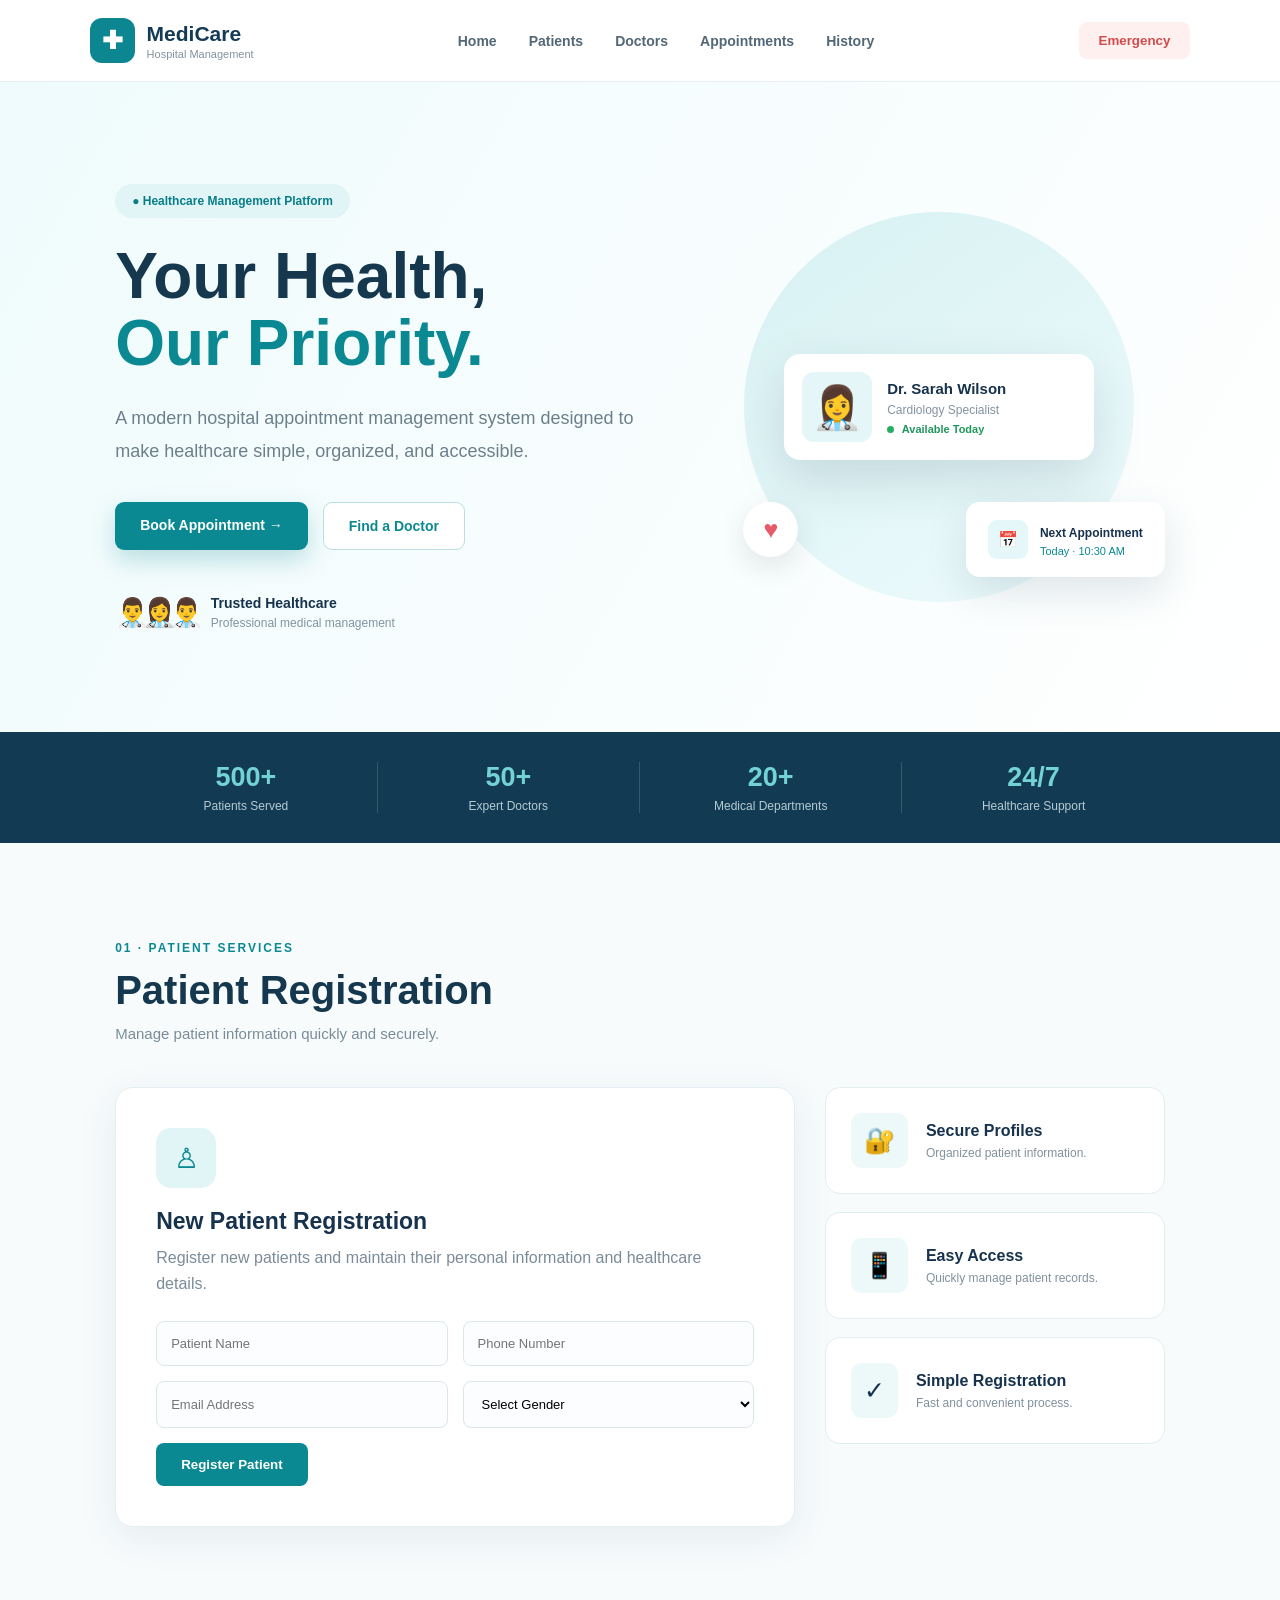
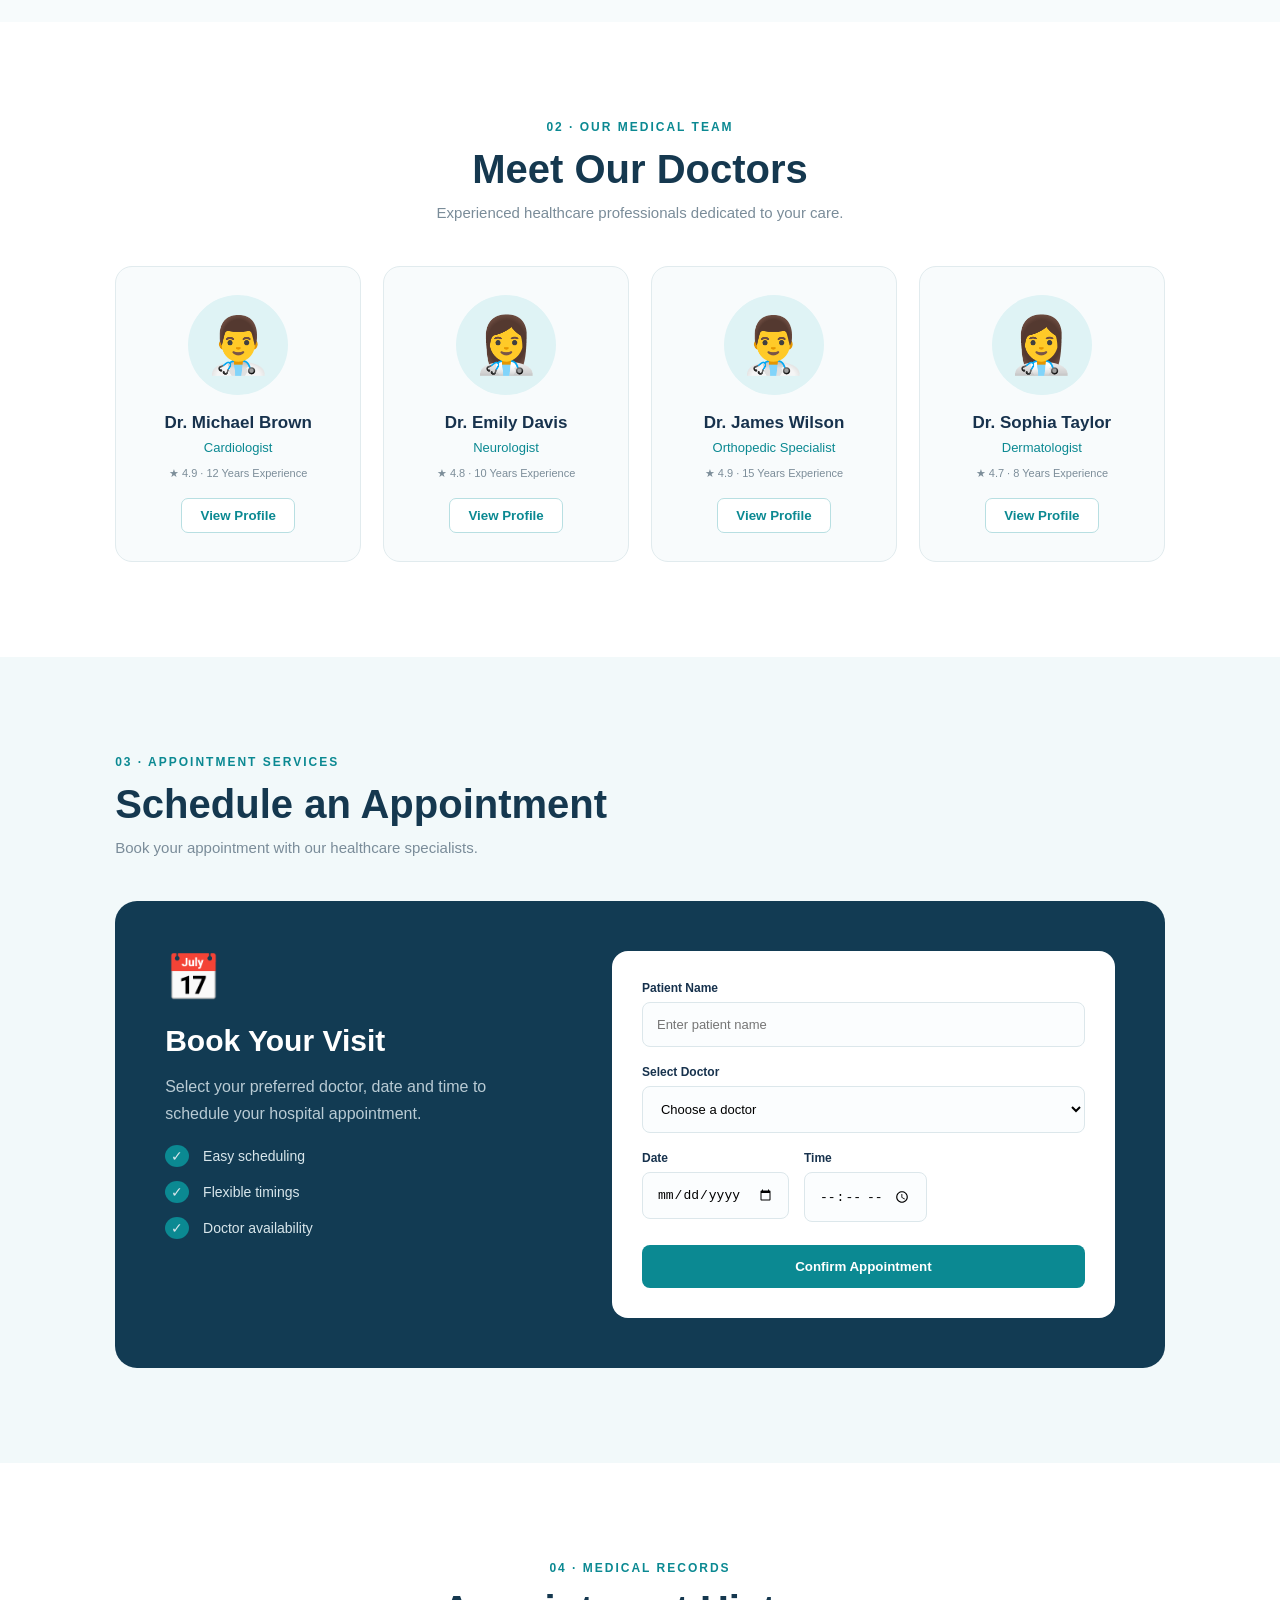
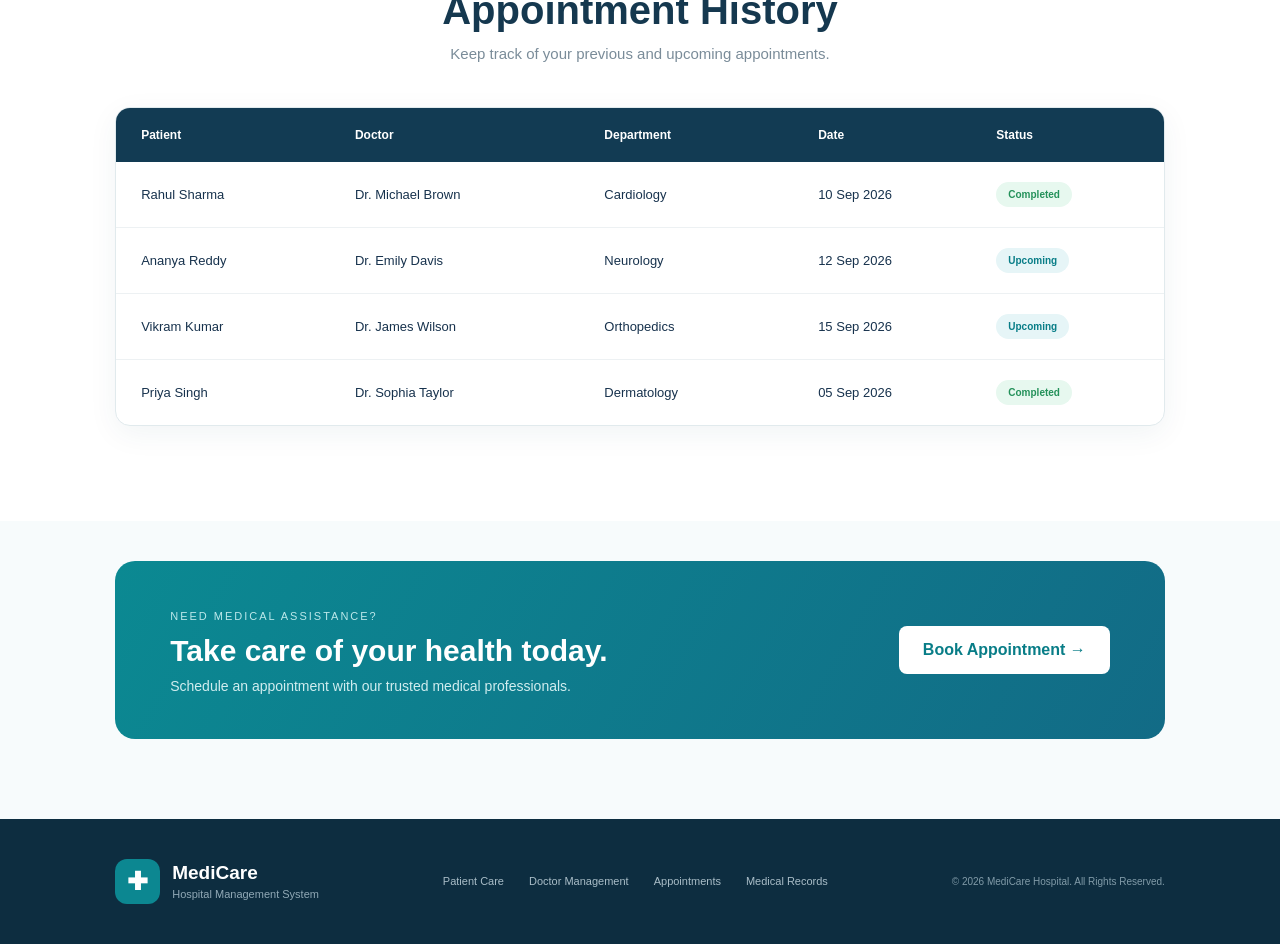
<file: index.html>
<!DOCTYPE html>
<html lang="en">
<head>
    <meta charset="UTF-8">
    <meta name="viewport" content="width=device-width, initial-scale=1.0">
    <title>MediCare - Hospital Appointment Management</title>
    <link rel="stylesheet" href="style.css">
</head>

<body>

<header>
    <div class="logo">
        <div class="logo-icon">✚</div>
        <div>
            <h2>MediCare</h2>
            <p>Hospital Management</p>
        </div>
    </div>

    <nav>
        <a href="#home">Home</a>
        <a href="#patients">Patients</a>
        <a href="#doctors">Doctors</a>
        <a href="#appointments">Appointments</a>
        <a href="#history">History</a>
    </nav>

    <button class="header-btn">Emergency</button>
</header>


<section class="hero" id="home">

    <div class="hero-content">

        <div class="badge">
            ● Healthcare Management Platform
        </div>

        <h1>
            Your Health,<br>
            <span>Our Priority.</span>
        </h1>

        <p>
            A modern hospital appointment management system
            designed to make healthcare simple, organized,
            and accessible.
        </p>

        <div class="hero-buttons">
            <a href="#appointments" class="main-btn">
                Book Appointment →
            </a>

            <a href="#doctors" class="outline-btn">
                Find a Doctor
            </a>
        </div>

        <div class="trust">
            <div class="avatars">
                👨‍⚕️ 👩‍⚕️ 👨‍⚕️
            </div>

            <div>
                <strong>Trusted Healthcare</strong>
                <span>Professional medical management</span>
            </div>
        </div>

    </div>


    <div class="hero-image">

        <div class="circle"></div>

        <div class="doctor-card">

            <div class="doctor-photo">
                👩‍⚕️
            </div>

            <div>
                <h3>Dr. Sarah Wilson</h3>
                <p>Cardiology Specialist</p>

                <div class="available">
                    <span></span>
                    Available Today
                </div>
            </div>

        </div>

        <div class="appointment-card">
            <div class="small-icon">📅</div>
            <div>
                <strong>Next Appointment</strong>
                <p>Today · 10:30 AM</p>
            </div>
        </div>

        <div class="heart">
            ♥
        </div>

    </div>

</section>


<section class="stats">

    <div>
        <strong>500+</strong>
        <span>Patients Served</span>
    </div>

    <div>
        <strong>50+</strong>
        <span>Expert Doctors</span>
    </div>

    <div>
        <strong>20+</strong>
        <span>Medical Departments</span>
    </div>

    <div>
        <strong>24/7</strong>
        <span>Healthcare Support</span>
    </div>

</section>


<section class="section" id="patients">

    <div class="section-heading">
        <span>01 · PATIENT SERVICES</span>
        <h2>Patient Registration</h2>
        <p>
            Manage patient information quickly and securely.
        </p>
    </div>

    <div class="patient-area">

        <div class="service-card large">

            <div class="service-icon blue">♙</div>

            <h3>New Patient Registration</h3>

            <p>
                Register new patients and maintain their
                personal information and healthcare details.
            </p>

            <div class="form-row">
                <input type="text" placeholder="Patient Name">
                <input type="text" placeholder="Phone Number">
            </div>

            <div class="form-row">
                <input type="email" placeholder="Email Address">

                <select>
                    <option>Select Gender</option>
                    <option>Male</option>
                    <option>Female</option>
                    <option>Other</option>
                </select>
            </div>

            <button class="form-btn">
                Register Patient
            </button>

        </div>


        <div class="side-info">

            <div class="mini-card">
                <span class="mini-icon">🔐</span>
                <div>
                    <h3>Secure Profiles</h3>
                    <p>Organized patient information.</p>
                </div>
            </div>

            <div class="mini-card">
                <span class="mini-icon">📱</span>
                <div>
                    <h3>Easy Access</h3>
                    <p>Quickly manage patient records.</p>
                </div>
            </div>

            <div class="mini-card">
                <span class="mini-icon">✓</span>
                <div>
                    <h3>Simple Registration</h3>
                    <p>Fast and convenient process.</p>
                </div>
            </div>

        </div>

    </div>

</section>


<section class="section doctors-section" id="doctors">

    <div class="section-heading center">
        <span>02 · OUR MEDICAL TEAM</span>
        <h2>Meet Our Doctors</h2>
        <p>
            Experienced healthcare professionals dedicated to your care.
        </p>
    </div>

    <div class="doctor-grid">

        <div class="doctor-profile">
            <div class="profile-icon">👨‍⚕️</div>
            <h3>Dr. Michael Brown</h3>
            <p>Cardiologist</p>
            <span>★ 4.9 · 12 Years Experience</span>
            <button>View Profile</button>
        </div>

        <div class="doctor-profile">
            <div class="profile-icon">👩‍⚕️</div>
            <h3>Dr. Emily Davis</h3>
            <p>Neurologist</p>
            <span>★ 4.8 · 10 Years Experience</span>
            <button>View Profile</button>
        </div>

        <div class="doctor-profile">
            <div class="profile-icon">👨‍⚕️</div>
            <h3>Dr. James Wilson</h3>
            <p>Orthopedic Specialist</p>
            <span>★ 4.9 · 15 Years Experience</span>
            <button>View Profile</button>
        </div>

        <div class="doctor-profile">
            <div class="profile-icon">👩‍⚕️</div>
            <h3>Dr. Sophia Taylor</h3>
            <p>Dermatologist</p>
            <span>★ 4.7 · 8 Years Experience</span>
            <button>View Profile</button>
        </div>

    </div>

</section>


<section class="section appointment-section" id="appointments">

    <div class="section-heading">
        <span>03 · APPOINTMENT SERVICES</span>
        <h2>Schedule an Appointment</h2>
        <p>
            Book your appointment with our healthcare specialists.
        </p>
    </div>

    <div class="appointment-box">

        <div class="appointment-info">

            <div class="calendar-icon">📅</div>

            <h3>Book Your Visit</h3>

            <p>
                Select your preferred doctor, date and time
                to schedule your hospital appointment.
            </p>

            <div class="appointment-feature">
                <span>✓</span>
                Easy scheduling
            </div>

            <div class="appointment-feature">
                <span>✓</span>
                Flexible timings
            </div>

            <div class="appointment-feature">
                <span>✓</span>
                Doctor availability
            </div>

        </div>


        <div class="appointment-form">

            <label>Patient Name</label>
            <input type="text" placeholder="Enter patient name">

            <label>Select Doctor</label>
            <select>
                <option>Choose a doctor</option>
                <option>Dr. Michael Brown - Cardiology</option>
                <option>Dr. Emily Davis - Neurology</option>
                <option>Dr. James Wilson - Orthopedics</option>
                <option>Dr. Sophia Taylor - Dermatology</option>
            </select>

            <div class="form-row">

                <div>
                    <label>Date</label>
                    <input type="date">
                </div>

                <div>
                    <label>Time</label>
                    <input type="time">
                </div>

            </div>

            <button class="book-btn">
                Confirm Appointment
            </button>

        </div>

    </div>

</section>


<section class="section history-section" id="history">

    <div class="section-heading center">
        <span>04 · MEDICAL RECORDS</span>
        <h2>Appointment History</h2>
        <p>
            Keep track of your previous and upcoming appointments.
        </p>
    </div>

    <div class="history-table">

        <div class="table-head">
            <span>Patient</span>
            <span>Doctor</span>
            <span>Department</span>
            <span>Date</span>
            <span>Status</span>
        </div>

        <div class="table-row">
            <span>Rahul Sharma</span>
            <span>Dr. Michael Brown</span>
            <span>Cardiology</span>
            <span>10 Sep 2026</span>
            <b class="completed">Completed</b>
        </div>

        <div class="table-row">
            <span>Ananya Reddy</span>
            <span>Dr. Emily Davis</span>
            <span>Neurology</span>
            <span>12 Sep 2026</span>
            <b class="upcoming">Upcoming</b>
        </div>

        <div class="table-row">
            <span>Vikram Kumar</span>
            <span>Dr. James Wilson</span>
            <span>Orthopedics</span>
            <span>15 Sep 2026</span>
            <b class="upcoming">Upcoming</b>
        </div>

        <div class="table-row">
            <span>Priya Singh</span>
            <span>Dr. Sophia Taylor</span>
            <span>Dermatology</span>
            <span>05 Sep 2026</span>
            <b class="completed">Completed</b>
        </div>

    </div>

</section>


<section class="cta">

    <div>
        <span>NEED MEDICAL ASSISTANCE?</span>
        <h2>Take care of your health today.</h2>
        <p>
            Schedule an appointment with our trusted medical professionals.
        </p>
    </div>

    <a href="#appointments">
        Book Appointment →
    </a>

</section>


<footer>

    <div class="footer-logo">
        <div class="logo-icon">✚</div>
        <div>
            <h2>MediCare</h2>
            <p>Hospital Management System</p>
        </div>
    </div>

    <div class="footer-links">
        <span>Patient Care</span>
        <span>Doctor Management</span>
        <span>Appointments</span>
        <span>Medical Records</span>
    </div>

    <div class="copyright">
        © 2026 MediCare Hospital. All Rights Reserved.
    </div>

</footer>

</body>
</html>
</file>
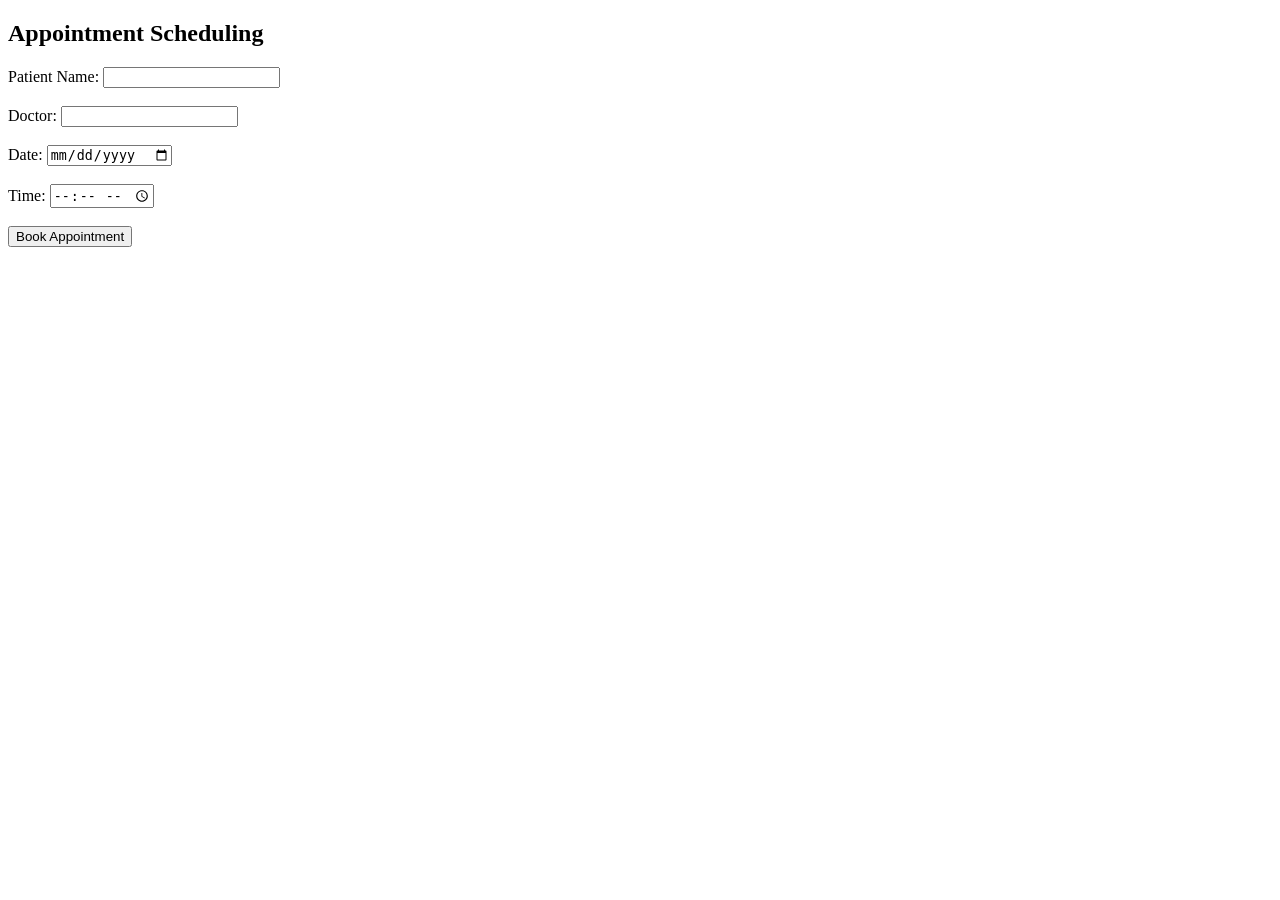
<file: appointment.html>
<!DOCTYPE html>
<html>
<head>
    <title>Appointment Scheduling</title>
</head>
<body>

<h2>Appointment Scheduling</h2>

<form>

    <label>Patient Name:</label>
    <input type="text"><br><br>

    <label>Doctor:</label>
    <input type="text"><br><br>

    <label>Date:</label>
    <input type="date"><br><br>

    <label>Time:</label>
    <input type="time"><br><br>

    <button type="submit">Book Appointment</button>

</form>

</body>
</html>
</file>
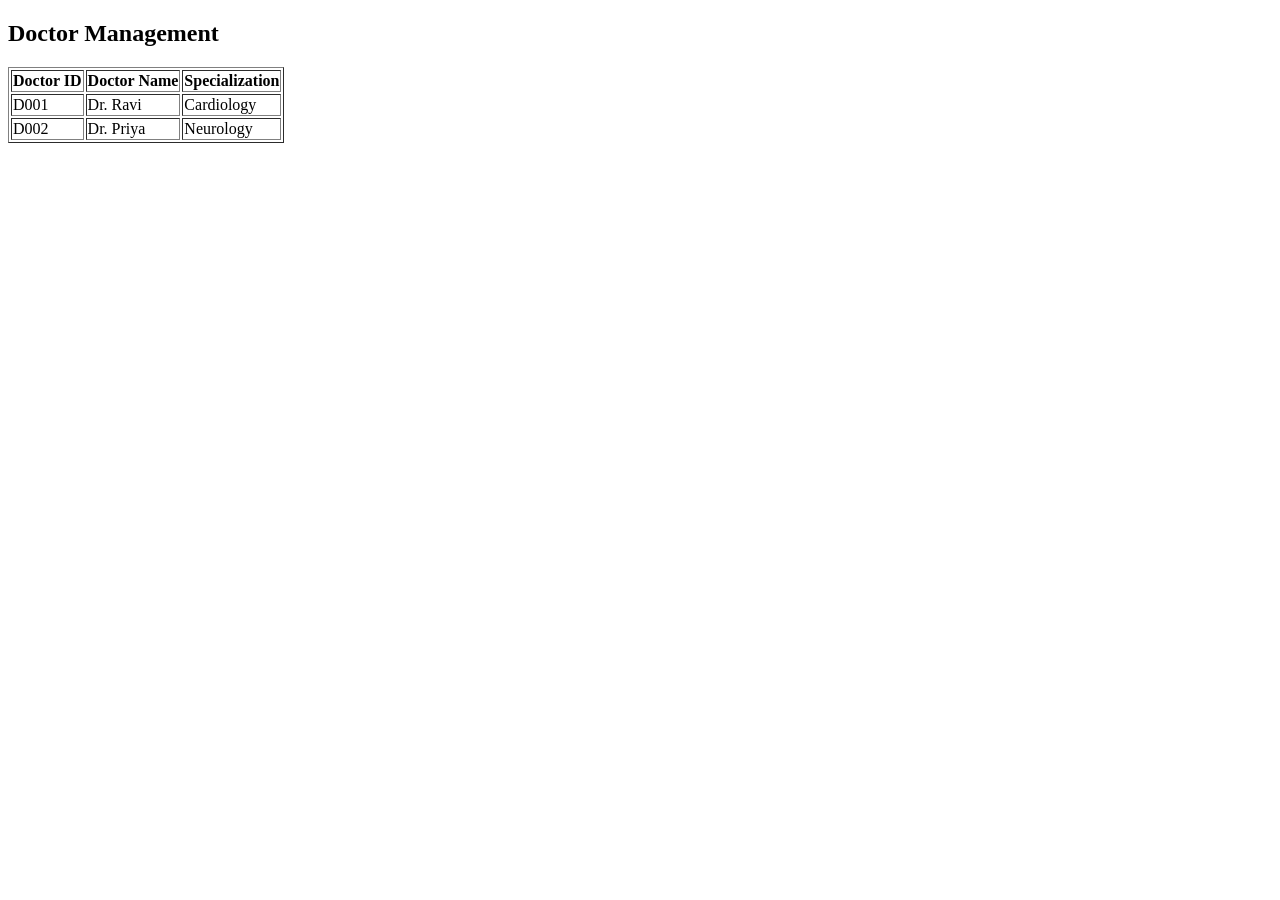
<file: doctor.html>
<!DOCTYPE html>
<html>
<head>
    <title>Doctor Management</title>
</head>
<body>

<h2>Doctor Management</h2>

<table border="1">
    <tr>
        <th>Doctor ID</th>
        <th>Doctor Name</th>
        <th>Specialization</th>
    </tr>

    <tr>
        <td>D001</td>
        <td>Dr. Ravi</td>
        <td>Cardiology</td>
    </tr>
    <tr>
    	<td>D002</td>
    	<td>Dr. Priya</td>
    	<td>Neurology</td>
    </tr>

</table>

</body>
</html>
</file>
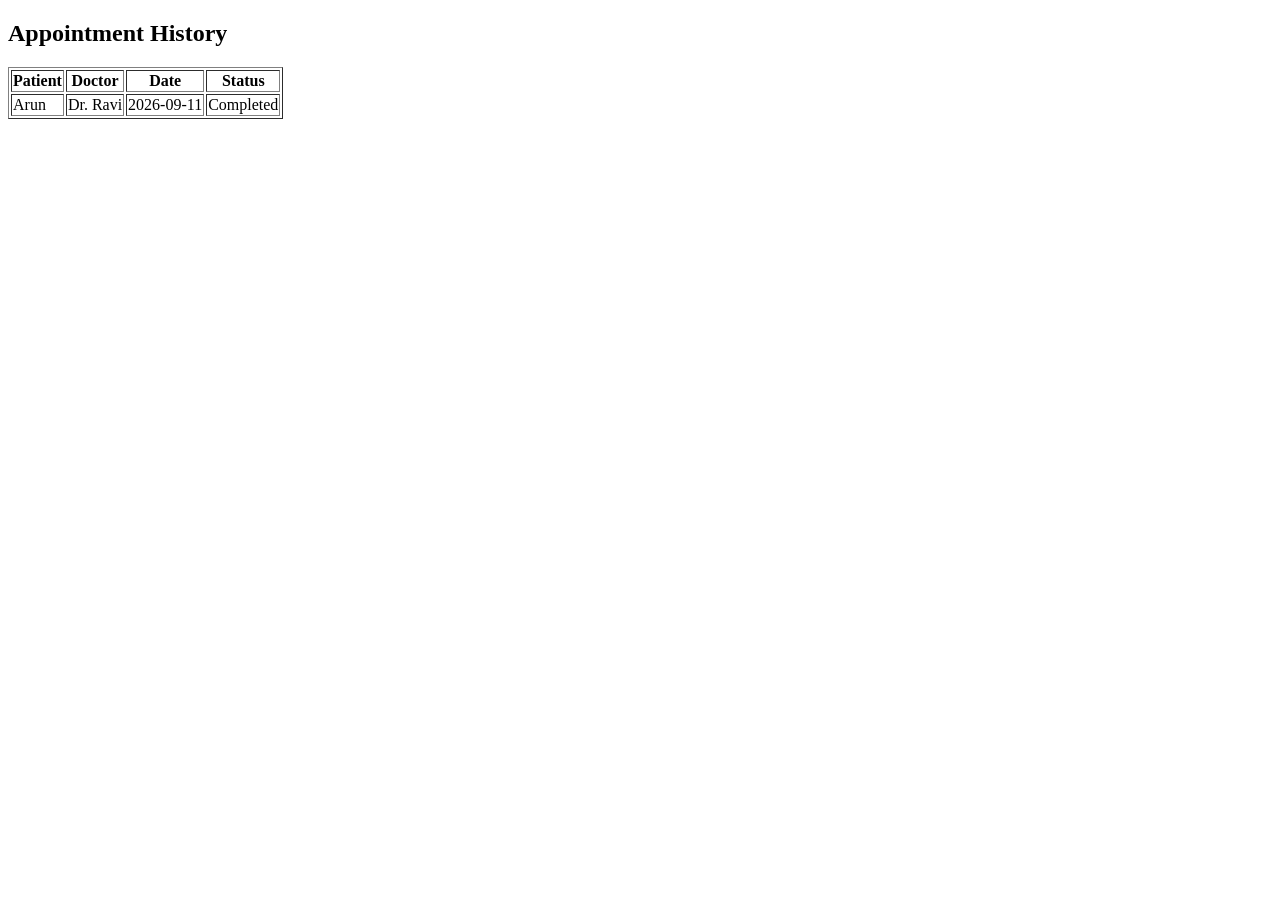
<file: history.html>
<!DOCTYPE html>
<html>
<head>
    <title>Appointment History</title>
</head>
<body>

<h2>Appointment History</h2>

<table border="1">

<tr>
    <th>Patient</th>
    <th>Doctor</th>
    <th>Date</th>
    <th>Status</th>
</tr>

<tr>
    <td>Arun</td>
    <td>Dr. Ravi</td>
    <td>2026-09-11</td>
    <td>Completed</td>
</tr>

</table>

</body>
</html>
</file>
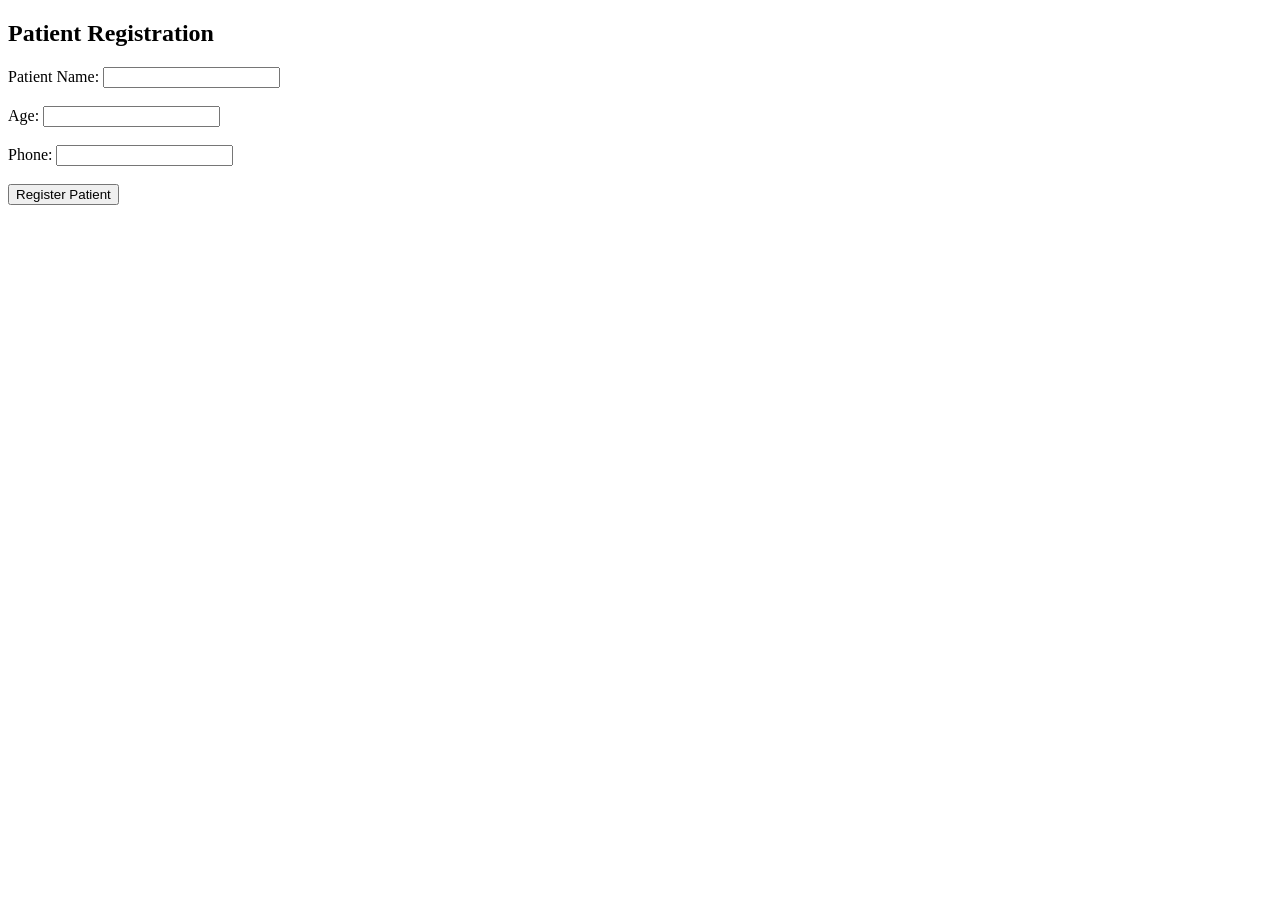
<file: patient.html>
<!DOCTYPE html>
<html>
<head>
    <title>Patient Registration</title>
</head>
<body>

<h2>Patient Registration</h2>

<form>
    <label>Patient Name:</label>
    <input type="text"><br><br>

    <label>Age:</label>
    <input type="number"><br><br>

    <label>Phone:</label>
    <input type="text"><br><br>

    <button type="submit">Register Patient</button>
</form>

</body>
</html>
</file>
<file: style.css>
* {
    margin: 0;
    padding: 0;
    box-sizing: border-box;
}

html {
    scroll-behavior: smooth;
}

body {
    font-family: Arial, Helvetica, sans-serif;
    background: #f7fbfc;
    color: #17324d;
}

header {
    height: 82px;
    background: white;
    display: flex;
    align-items: center;
    justify-content: space-between;
    padding: 0 7%;
    border-bottom: 1px solid #e6eef2;
    position: sticky;
    top: 0;
    z-index: 1000;
}

.logo {
    display: flex;
    align-items: center;
    gap: 12px;
}

.logo-icon {
    width: 45px;
    height: 45px;
    background: #0c8791;
    color: white;
    border-radius: 12px;
    display: flex;
    align-items: center;
    justify-content: center;
    font-size: 25px;
    font-weight: bold;
}

.logo h2 {
    color: #143b56;
    font-size: 21px;
}

.logo p {
    color: #8293a1;
    font-size: 11px;
    margin-top: 2px;
}

nav {
    display: flex;
    gap: 32px;
}

nav a {
    text-decoration: none;
    color: #536777;
    font-size: 14px;
    font-weight: bold;
    transition: 0.3s;
}

nav a:hover {
    color: #0c8791;
}

.header-btn {
    border: none;
    background: #fff0f0;
    color: #d14b4b;
    padding: 11px 20px;
    border-radius: 8px;
    font-weight: bold;
}

.hero {
    min-height: 650px;
    padding: 80px 9%;
    display: flex;
    align-items: center;
    justify-content: space-between;
    background: linear-gradient(120deg, #effbfc, #ffffff);
    overflow: hidden;
}

.hero-content {
    width: 52%;
}

.badge {
    display: inline-block;
    background: #e1f5f6;
    color: #087d87;
    padding: 10px 17px;
    border-radius: 30px;
    font-size: 12px;
    font-weight: bold;
    margin-bottom: 25px;
}

.hero h1 {
    font-size: 64px;
    line-height: 1.05;
    color: #16384f;
    margin-bottom: 25px;
}

.hero h1 span {
    color: #0b8992;
}

.hero-content > p {
    color: #6d7f8d;
    font-size: 18px;
    line-height: 1.8;
    max-width: 590px;
}

.hero-buttons {
    display: flex;
    gap: 15px;
    margin-top: 35px;
}

.main-btn,
.outline-btn {
    text-decoration: none;
    padding: 15px 25px;
    border-radius: 9px;
    font-weight: bold;
    font-size: 14px;
}

.main-btn {
    color: white;
    background: #0b8992;
    box-shadow: 0 10px 25px rgba(11, 137, 146, 0.25);
}

.outline-btn {
    color: #0b8992;
    background: white;
    border: 1px solid #b9dfe2;
}

.trust {
    display: flex;
    align-items: center;
    gap: 15px;
    margin-top: 45px;
}

.avatars {
    font-size: 28px;
    letter-spacing: -8px;
}

.trust strong,
.trust span {
    display: block;
}

.trust strong {
    font-size: 14px;
}

.trust span {
    font-size: 12px;
    color: #8293a1;
    margin-top: 5px;
}

.hero-image {
    width: 43%;
    height: 450px;
    position: relative;
    display: flex;
    align-items: center;
    justify-content: center;
}

.circle {
    width: 390px;
    height: 390px;
    border-radius: 50%;
    background: linear-gradient(145deg, #d7f1f3, #eefbfc);
    position: absolute;
}

.doctor-card {
    width: 310px;
    padding: 18px;
    background: white;
    border-radius: 16px;
    box-shadow: 0 20px 50px rgba(24, 63, 83, 0.15);
    display: flex;
    gap: 15px;
    align-items: center;
    position: relative;
    z-index: 2;
}

.doctor-photo {
    width: 70px;
    height: 70px;
    background: #e4f6f7;
    border-radius: 12px;
    display: flex;
    align-items: center;
    justify-content: center;
    font-size: 42px;
}

.doctor-card h3 {
    font-size: 15px;
}

.doctor-card p {
    color: #8293a1;
    font-size: 12px;
    margin: 6px 0;
}

.available {
    color: #20965d;
    font-size: 11px;
    font-weight: bold;
}

.available span {
    display: inline-block;
    width: 7px;
    height: 7px;
    background: #27ae60;
    border-radius: 50%;
    margin-right: 5px;
}

.appointment-card {
    position: absolute;
    right: 0;
    bottom: 55px;
    background: white;
    padding: 18px 22px;
    border-radius: 14px;
    display: flex;
    gap: 12px;
    align-items: center;
    box-shadow: 0 15px 40px rgba(24, 63, 83, 0.13);
    z-index: 3;
}

.small-icon {
    background: #e5f7f8;
    padding: 10px;
    border-radius: 9px;
}

.appointment-card strong {
    font-size: 12px;
}

.appointment-card p {
    font-size: 11px;
    color: #0b8992;
    margin-top: 4px;
}

.heart {
    position: absolute;
    left: 30px;
    bottom: 75px;
    background: white;
    width: 55px;
    height: 55px;
    border-radius: 50%;
    display: flex;
    align-items: center;
    justify-content: center;
    color: #e65b68;
    font-size: 25px;
    box-shadow: 0 10px 30px rgba(0,0,0,0.1);
    z-index: 3;
}

.stats {
    background: #123b53;
    color: white;
    display: grid;
    grid-template-columns: repeat(4, 1fr);
    padding: 30px 9%;
}

.stats div {
    text-align: center;
    border-right: 1px solid rgba(255,255,255,0.15);
}

.stats div:last-child {
    border: none;
}

.stats strong,
.stats span {
    display: block;
}

.stats strong {
    font-size: 27px;
    color: #73d2d6;
}

.stats span {
    color: #b6cbd5;
    font-size: 12px;
    margin-top: 6px;
}

.section {
    padding: 95px 9%;
}

.section-heading {
    margin-bottom: 45px;
}

.section-heading.center {
    text-align: center;
}

.section-heading span {
    color: #0b8992;
    font-size: 12px;
    font-weight: bold;
    letter-spacing: 2px;
}

.section-heading h2 {
    font-size: 40px;
    color: #15384f;
    margin: 12px 0;
}

.section-heading p {
    color: #7a8c99;
    font-size: 15px;
}

.patient-area {
    display: grid;
    grid-template-columns: 2fr 1fr;
    gap: 30px;
}

.service-card {
    background: white;
    padding: 40px;
    border-radius: 18px;
    box-shadow: 0 10px 40px rgba(22, 62, 83, 0.08);
    border: 1px solid #e5eef1;
}

.service-icon {
    width: 60px;
    height: 60px;
    border-radius: 15px;
    display: flex;
    align-items: center;
    justify-content: center;
    font-size: 28px;
    margin-bottom: 20px;
}

.blue {
    background: #e1f5f6;
    color: #0b8992;
}

.service-card h3 {
    font-size: 23px;
    margin-bottom: 10px;
}

.service-card > p {
    color: #7a8c99;
    line-height: 1.6;
    margin-bottom: 25px;
}

.form-row {
    display: flex;
    gap: 15px;
    margin-bottom: 15px;
}

input,
select {
    width: 100%;
    padding: 14px;
    border: 1px solid #dce7eb;
    border-radius: 8px;
    background: #fbfdfe;
    font-size: 13px;
    outline: none;
}

input:focus,
select:focus {
    border-color: #0b8992;
}

.form-btn,
.book-btn {
    border: none;
    background: #0b8992;
    color: white;
    padding: 14px 25px;
    border-radius: 8px;
    font-weight: bold;
    cursor: pointer;
}

.side-info {
    display: flex;
    flex-direction: column;
    gap: 18px;
}

.mini-card {
    background: white;
    padding: 25px;
    border-radius: 15px;
    border: 1px solid #e4edf0;
    display: flex;
    align-items: center;
    gap: 18px;
}

.mini-icon {
    font-size: 25px;
    background: #edf8f9;
    padding: 13px;
    border-radius: 11px;
}

.mini-card h3 {
    font-size: 16px;
    margin-bottom: 6px;
}

.mini-card p {
    font-size: 12px;
    color: #81919d;
}

.doctors-section {
    background: white;
}

.doctor-grid {
    display: grid;
    grid-template-columns: repeat(4, 1fr);
    gap: 22px;
}

.doctor-profile {
    background: #f8fbfc;
    border: 1px solid #e1ebee;
    border-radius: 17px;
    padding: 28px;
    text-align: center;
    transition: 0.3s;
}

.doctor-profile:hover {
    transform: translateY(-7px);
    box-shadow: 0 15px 35px rgba(18, 61, 82, 0.1);
}

.profile-icon {
    width: 100px;
    height: 100px;
    margin: 0 auto 18px;
    background: #dff3f5;
    border-radius: 50%;
    display: flex;
    align-items: center;
    justify-content: center;
    font-size: 55px;
}

.doctor-profile h3 {
    font-size: 17px;
}

.doctor-profile p {
    color: #0b8992;
    font-size: 13px;
    margin: 7px 0 12px;
}

.doctor-profile span {
    display: block;
    color: #7c8d99;
    font-size: 11px;
}

.doctor-profile button {
    margin-top: 18px;
    border: 1px solid #b8dfe2;
    background: white;
    color: #0b8992;
    padding: 9px 18px;
    border-radius: 7px;
    font-weight: bold;
}

.appointment-section {
    background: #f2f9fa;
}

.appointment-box {
    background: #123b53;
    border-radius: 22px;
    padding: 50px;
    display: grid;
    grid-template-columns: 1fr 1.3fr;
    gap: 60px;
    color: white;
}

.calendar-icon {
    font-size: 45px;
    margin-bottom: 20px;
}

.appointment-info h3 {
    font-size: 30px;
    margin-bottom: 15px;
}

.appointment-info > p {
    color: #b9cbd4;
    line-height: 1.7;
    max-width: 400px;
}

.appointment-feature {
    margin-top: 20px;
    color: #d8e6eb;
    font-size: 14px;
}

.appointment-feature span {
    background: #0b8992;
    border-radius: 50%;
    padding: 3px 6px;
    margin-right: 10px;
}

.appointment-form {
    background: white;
    padding: 30px;
    border-radius: 16px;
    color: #17324d;
}

.appointment-form label {
    display: block;
    font-size: 12px;
    font-weight: bold;
    margin-bottom: 7px;
}

.appointment-form input,
.appointment-form select {
    margin-bottom: 18px;
}

.appointment-form .form-row {
    margin-bottom: 0;
}

.book-btn {
    width: 100%;
    margin-top: 5px;
}

.history-section {
    background: white;
}

.history-table {
    background: white;
    border: 1px solid #e1eaed;
    border-radius: 15px;
    overflow: hidden;
    box-shadow: 0 8px 30px rgba(18, 61, 82, 0.06);
}

.table-head,
.table-row {
    display: grid;
    grid-template-columns: 1.2fr 1.4fr 1.2fr 1fr 0.8fr;
    padding: 20px 25px;
    align-items: center;
}

.table-head {
    background: #123b53;
    color: white;
    font-size: 12px;
    font-weight: bold;
}

.table-row {
    border-bottom: 1px solid #edf1f3;
    font-size: 13px;
}

.table-row:last-child {
    border-bottom: none;
}

.completed,
.upcoming {
    display: inline-block;
    width: fit-content;
    padding: 7px 12px;
    border-radius: 20px;
    font-size: 10px;
}

.completed {
    background: #e7f8ef;
    color: #24915a;
}

.upcoming {
    background: #e6f5f7;
    color: #087d87;
}

.cta {
    margin: 40px 9% 80px;
    padding: 45px 55px;
    background: linear-gradient(120deg, #0b8992, #126b86);
    border-radius: 20px;
    color: white;
    display: flex;
    justify-content: space-between;
    align-items: center;
}

.cta span {
    font-size: 11px;
    letter-spacing: 2px;
    color: #bce8ea;
}

.cta h2 {
    font-size: 30px;
    margin: 10px 0;
}

.cta p {
    color: #d1edef;
    font-size: 14px;
}

.cta a {
    text-decoration: none;
    background: white;
    color: #087d87;
    padding: 15px 24px;
    border-radius: 8px;
    font-weight: bold;
    white-space: nowrap;
}

footer {
    background: #0d2d40;
    color: white;
    padding: 40px 9%;
    display: flex;
    justify-content: space-between;
    align-items: center;
    gap: 30px;
}

.footer-logo {
    display: flex;
    align-items: center;
    gap: 12px;
}

.footer-logo h2 {
    font-size: 19px;
}

.footer-logo p {
    color: #91a9b6;
    font-size: 11px;
    margin-top: 4px;
}

.footer-links {
    display: flex;
    gap: 25px;
    color: #a9bdc7;
    font-size: 11px;
}

.copyright {
    color: #819ba8;
    font-size: 10px;
}

@media (max-width: 1100px) {

    nav {
        gap: 15px;
    }

    .hero h1 {
        font-size: 50px;
    }

    .doctor-grid {
        grid-template-columns: repeat(2, 1fr);
    }

    .cards {
        grid-template-columns: repeat(2, 1fr);
    }
}

@media (max-width: 800px) {

    header {
        height: auto;
        padding: 18px 5%;
        flex-direction: column;
        gap: 15px;
    }

    nav {
        flex-wrap: wrap;
        justify-content: center;
    }

    .header-btn {
        display: none;
    }

    .hero {
        flex-direction: column;
        padding: 60px 7%;
        text-align: center;
    }

    .hero-content {
        width: 100%;
    }

    .hero h1 {
        font-size: 43px;
    }

    .hero-buttons {
        justify-content: center;
    }

    .trust {
        justify-content: center;
    }

    .hero-image {
        width: 100%;
        margin-top: 30px;
    }

    .stats {
        grid-template-columns: repeat(2, 1fr);
        gap: 25px;
    }

    .stats div:nth-child(2) {
        border: none;
    }

    .patient-area,
    .appointment-box {
        grid-template-columns: 1fr;
    }

    .doctor-grid {
        grid-template-columns: repeat(2, 1fr);
    }

    .table-head,
    .table-row {
        grid-template-columns: repeat(5, 1fr);
        font-size: 10px;
        padding: 15px;
    }

    .cta,
    footer {
        flex-direction: column;
        text-align: center;
    }

    .footer-links {
        flex-wrap: wrap;
        justify-content: center;
    }
}

@media (max-width: 550px) {

    .section {
        padding: 65px 5%;
    }

    .hero h1 {
        font-size: 38px;
    }

    .hero-buttons {
        flex-direction: column;
    }

    .doctor-grid {
        grid-template-columns: 1fr;
    }

    .form-row {
        flex-direction: column;
    }

    .stats {
        grid-template-columns: 1fr 1fr;
    }

    .appointment-box {
        padding: 25px;
    }

    .table-head {
        display: none;
    }

    .table-row {
        display: block;
        padding: 20px;
    }

    .table-row span,
    .table-row b {
        display: block;
        margin-bottom: 8px;
    }

    .cta {
        margin: 20px 5% 60px;
        padding: 35px 25px;
    }
}
</file>
